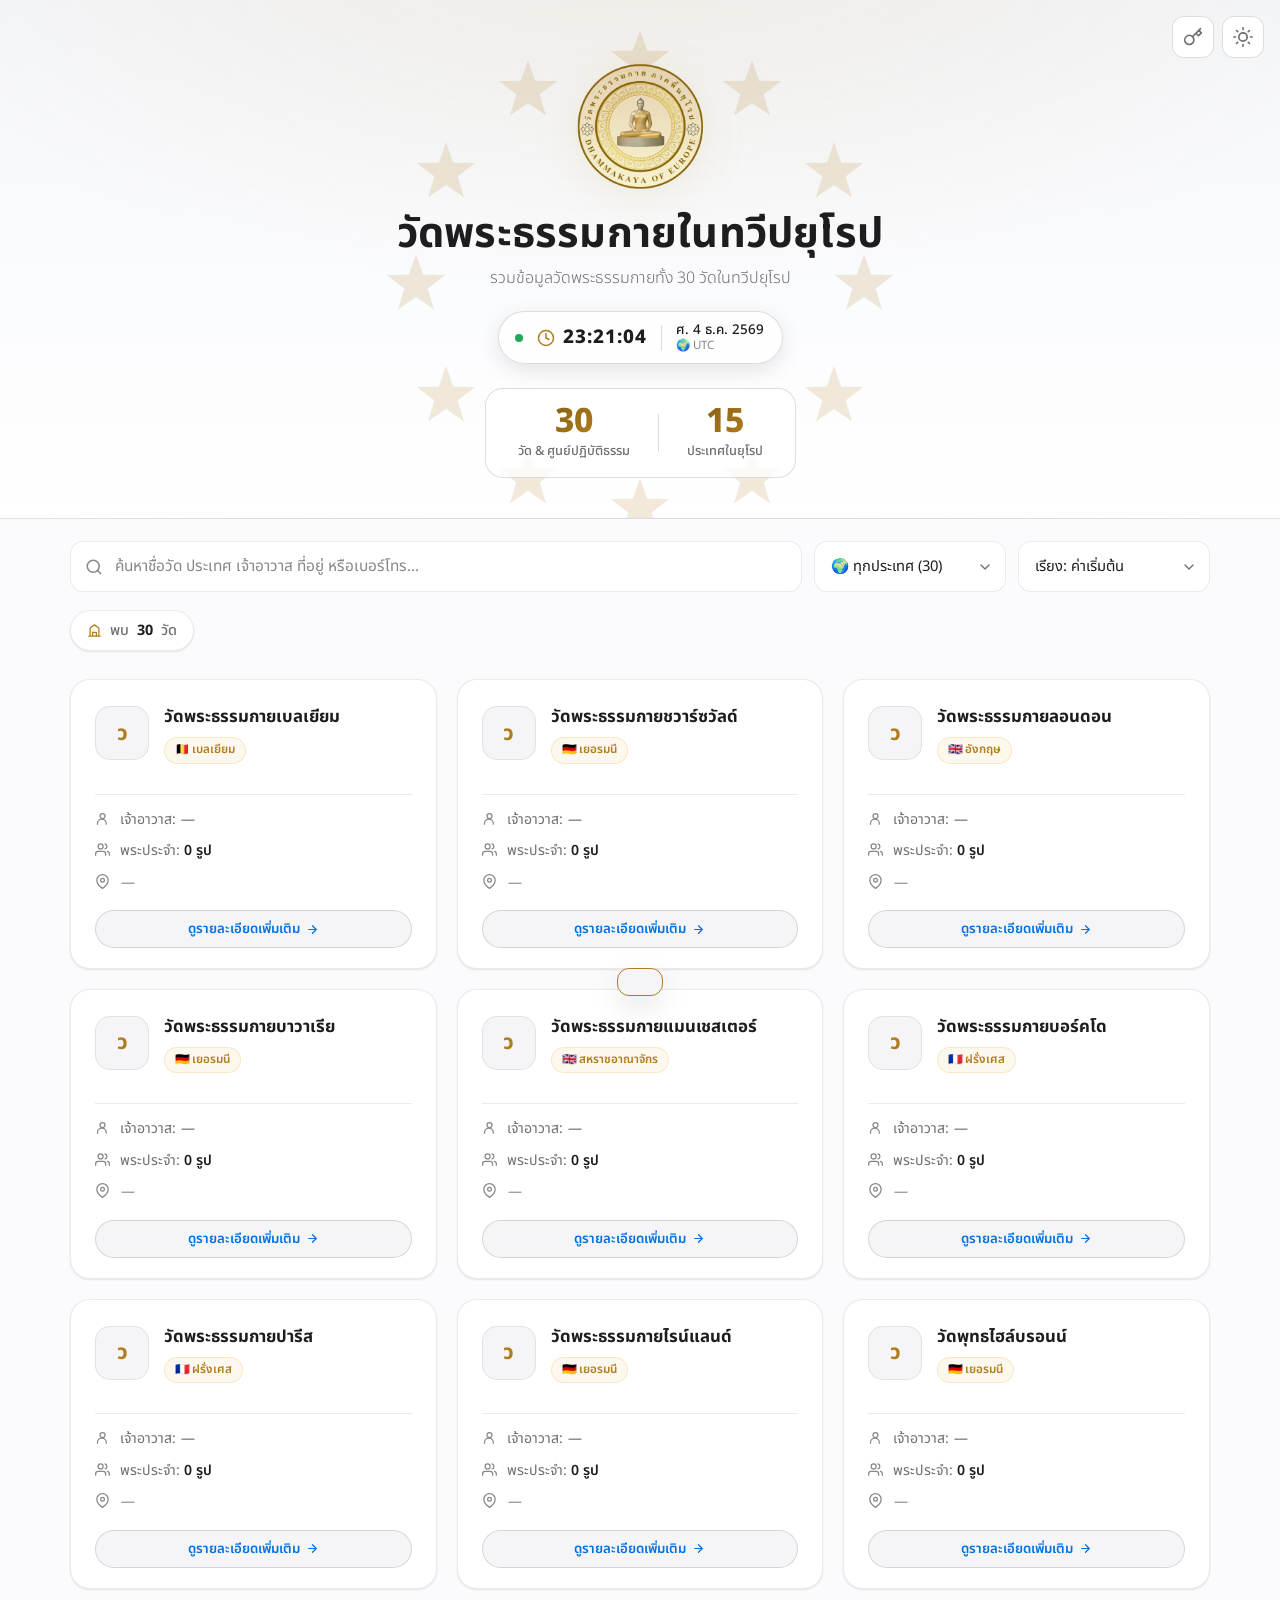
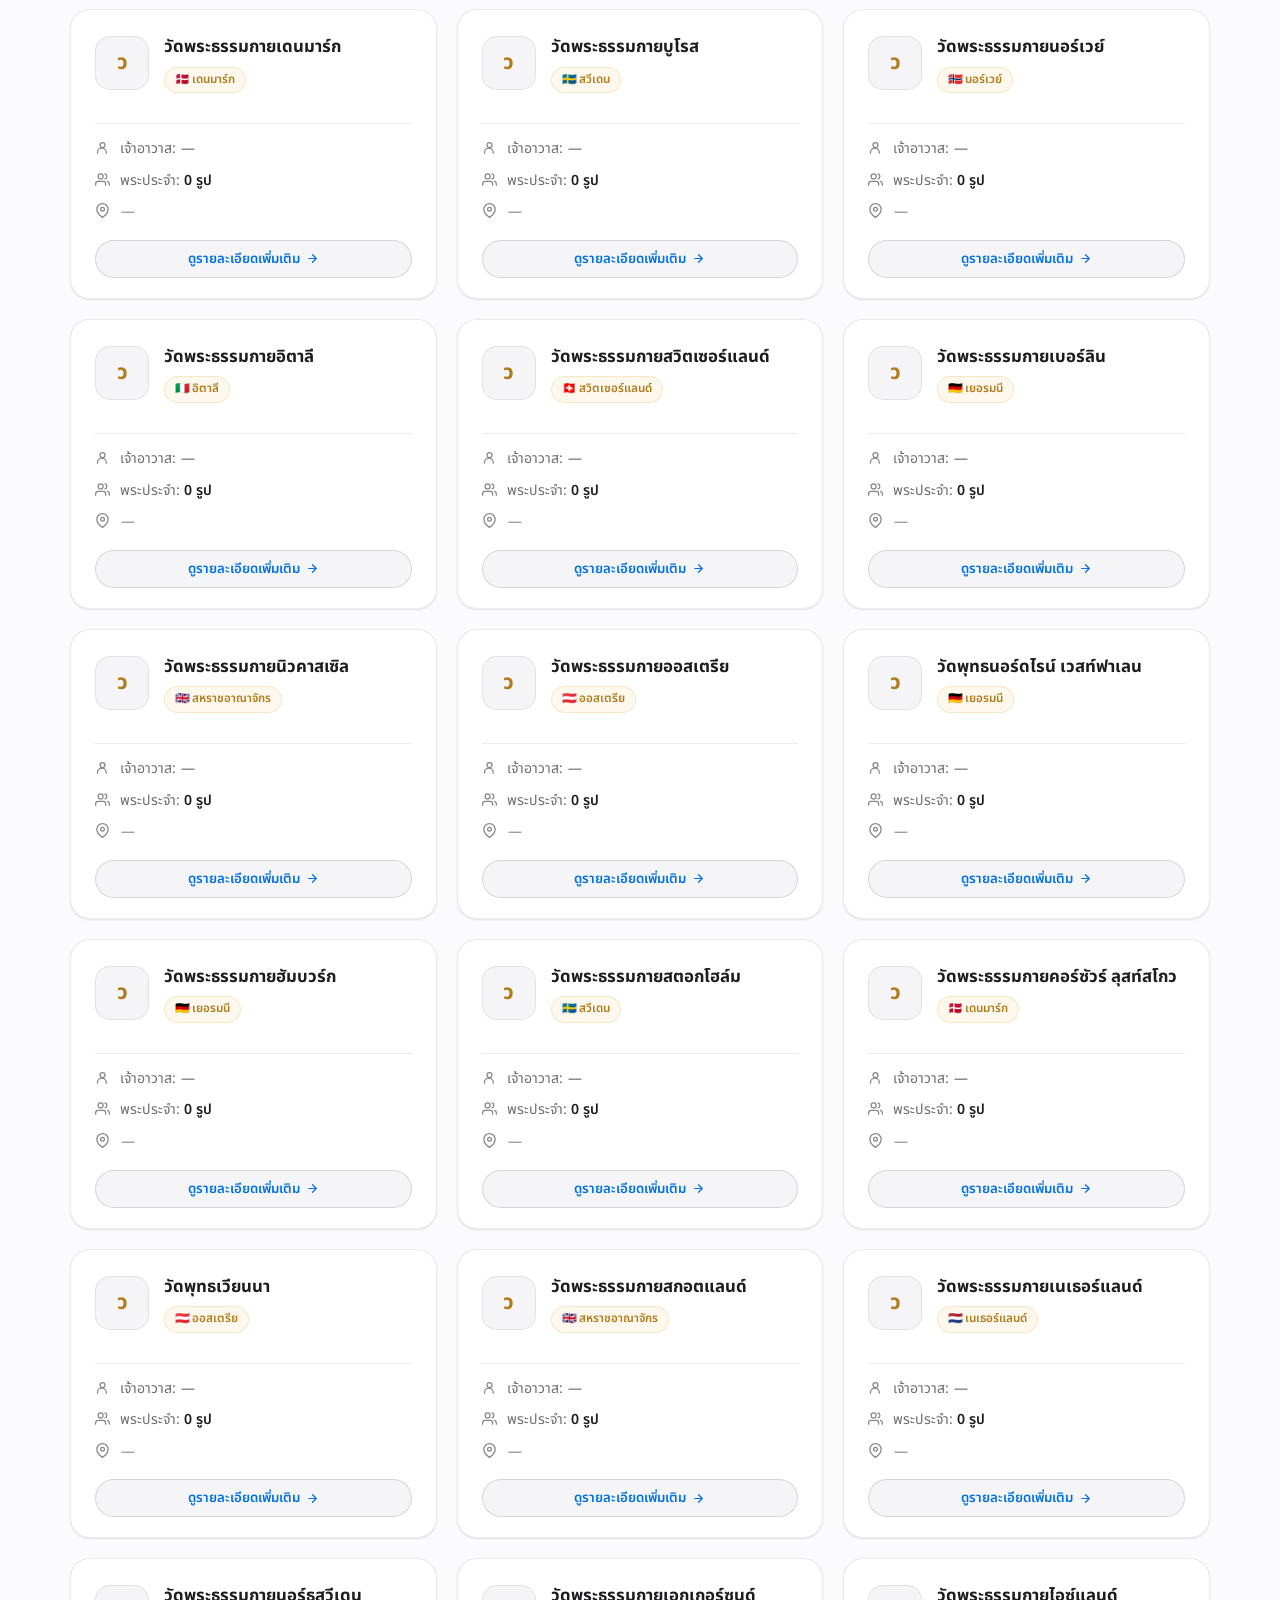
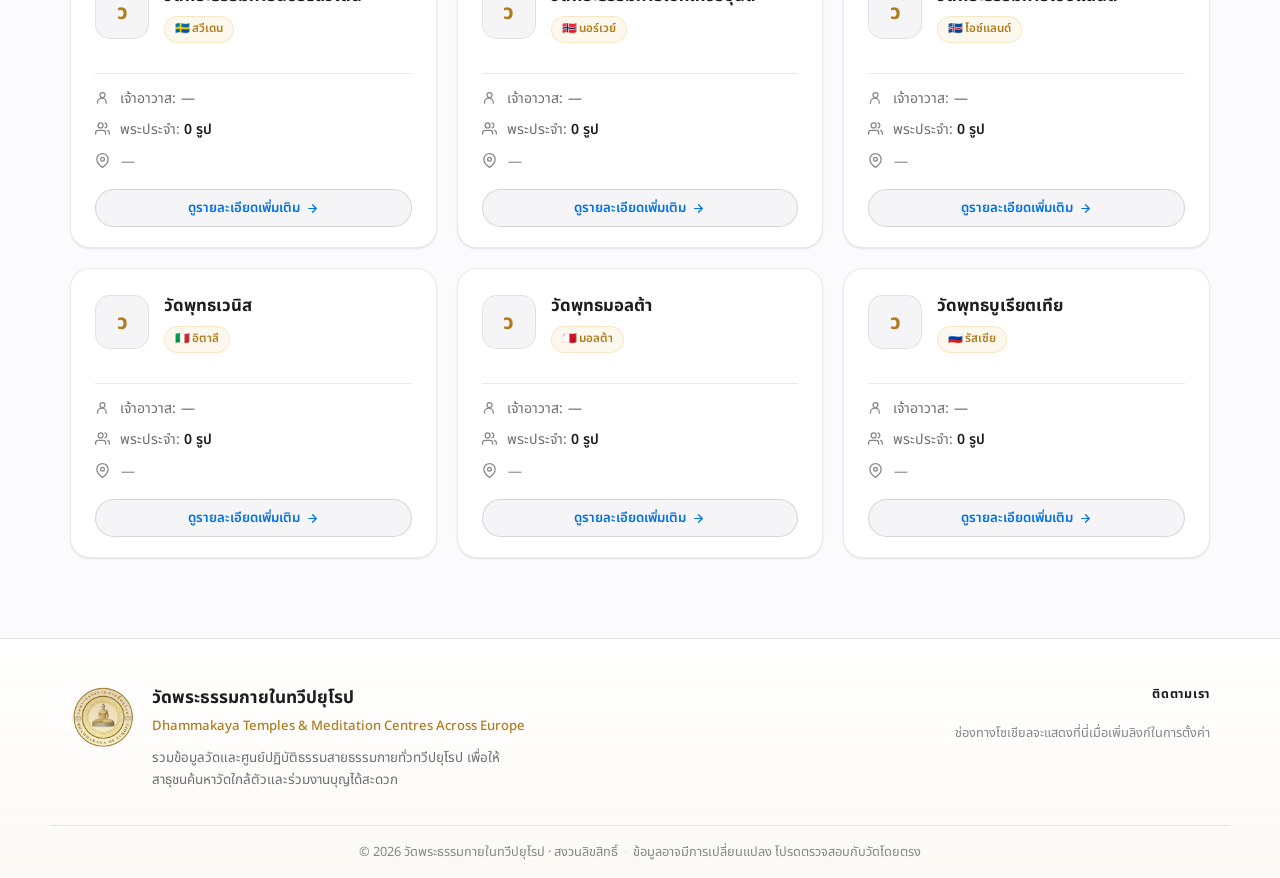
<file: index.html>
<!DOCTYPE html>
<html lang="th" data-theme="light">
<head>
<meta charset="UTF-8">
<meta name="viewport" content="width=device-width, initial-scale=1.0">
<title>วัดพระธรรมกายในทวีปยุโรป</title>
<link rel="icon" type="image/png" href="assets/logo.png?v=2">
<link rel="apple-touch-icon" href="assets/logo.png?v=2">
<link rel="preconnect" href="https://fonts.googleapis.com">
<link rel="preconnect" href="https://fonts.gstatic.com" crossorigin>
<link href="https://fonts.googleapis.com/css2?family=Noto+Sans+Thai:wght@300;400;500;600;700&display=swap" rel="stylesheet">
<link rel="stylesheet" href="styles.css?v=12">
</head>
<body>

<!-- ปุ่มเครื่องมือมุมขวาบน -->
<div class="toolbar">
  <button class="tool-btn" id="adminBtn" title="หลังบ้านแอดมิน" aria-label="หลังบ้านแอดมิน">
    <svg viewBox="0 0 24 24" fill="none" stroke="currentColor" stroke-width="2" stroke-linecap="round" stroke-linejoin="round"><path d="M21 2l-2 2m-7.61 7.61a5.5 5.5 0 1 1-7.778 7.778 5.5 5.5 0 0 1 7.777-7.777zm0 0L15.5 7.5m0 0l3 3L22 7l-3-3m-3.5 3.5L19 4"/></svg>
  </button>
  <button class="tool-btn" id="themeBtn" title="สลับโหมดมืด/สว่าง" aria-label="สลับโหมด">
    <svg id="iconMoon" viewBox="0 0 24 24" fill="none" stroke="currentColor" stroke-width="2" stroke-linecap="round" stroke-linejoin="round"><path d="M21 12.79A9 9 0 1 1 11.21 3 7 7 0 0 0 21 12.79z"/></svg>
    <svg id="iconSun" style="display:none" viewBox="0 0 24 24" fill="none" stroke="currentColor" stroke-width="2" stroke-linecap="round" stroke-linejoin="round"><circle cx="12" cy="12" r="5"/><path d="M12 1v2m0 18v2M4.22 4.22l1.42 1.42m12.72 12.72l1.42 1.42M1 12h2m18 0h2M4.22 19.78l1.42-1.42M18.36 5.64l1.42-1.42"/></svg>
  </button>
</div>

<!-- หัวเว็บ (Hero + ธงชาติยุโรปเป็นพื้นหลัง) -->
<header class="hero">
  <svg class="hero-stars" viewBox="0 0 500 500" aria-hidden="true" preserveAspectRatio="xMidYMid meet">
    <defs>
      <polygon id="euStar" points="0,-24 5.64,-7.77 22.83,-7.42 9.13,2.97 14.11,19.42 0,9.6 -14.11,19.42 -9.13,2.97 -22.83,-7.42 -5.64,-7.77"/>
    </defs>
    <g fill="var(--gold)">
      <use href="#euStar" x="250" y="75"/>
      <use href="#euStar" x="337.5" y="98.45"/>
      <use href="#euStar" x="401.55" y="162.5"/>
      <use href="#euStar" x="425" y="250"/>
      <use href="#euStar" x="401.55" y="337.5"/>
      <use href="#euStar" x="337.5" y="401.55"/>
      <use href="#euStar" x="250" y="425"/>
      <use href="#euStar" x="162.5" y="401.55"/>
      <use href="#euStar" x="98.45" y="337.5"/>
      <use href="#euStar" x="75" y="250"/>
      <use href="#euStar" x="98.45" y="162.5"/>
      <use href="#euStar" x="162.5" y="98.45"/>
    </g>
  </svg>

  <div class="hero-inner">
    <img class="emblem" src="assets/logo.png?v=2" alt="โลโก้วัดพระธรรมกายในทวีปยุโรป (Dhammakaya of Europe)">
    <h1 class="title">วัดพระธรรมกายในทวีปยุโรป</h1>
    <p class="subtitle">รวมข้อมูลวัดพระธรรมกายทั้ง 30 วัดในทวีปยุโรป</p>

    <!-- นาฬิกาเวลาท้องถิ่น -->
    <div class="hero-clock">
      <span class="hc-live" aria-hidden="true"></span>
      <div class="hc-main">
        <svg class="hc-icon" viewBox="0 0 24 24" fill="none" stroke="currentColor" stroke-width="2" stroke-linecap="round" stroke-linejoin="round"><circle cx="12" cy="12" r="10"/><path d="M12 6v6l4 2"/></svg>
        <span class="hc-time" id="clockTime">--:--:--</span>
      </div>
      <span class="hc-div"></span>
      <div class="hc-side">
        <span class="hc-date" id="clockDate"></span>
        <span class="hc-tz" id="clockTz"></span>
      </div>
    </div>

    <!-- สถิติ -->
    <div class="hero-stats">
      <div class="hstat">
        <span class="hstat-num" id="statTemples">0</span>
        <span class="hstat-label">วัด &amp; ศูนย์ปฏิบัติธรรม</span>
      </div>
      <span class="hstat-div"></span>
      <div class="hstat">
        <span class="hstat-num" id="statCountries">0</span>
        <span class="hstat-label">ประเทศในยุโรป</span>
      </div>
    </div>
  </div>
</header>

<!-- ค้นหา -->
<div class="controls">
  <div class="search-wrap">
    <svg viewBox="0 0 24 24" fill="none" stroke="currentColor" stroke-width="2" stroke-linecap="round" stroke-linejoin="round"><circle cx="11" cy="11" r="8"/><path d="M21 21l-4.35-4.35"/></svg>
    <input type="text" class="search" id="search" placeholder="ค้นหาชื่อวัด ประเทศ เจ้าอาวาส ที่อยู่ หรือเบอร์โทร…">
  </div>
  <div class="select-wrap">
    <select class="country-select" id="countrySelect" aria-label="กรองตามประเทศ"></select>
    <svg viewBox="0 0 24 24" fill="none" stroke="currentColor" stroke-width="2" stroke-linecap="round" stroke-linejoin="round"><path d="M6 9l6 6 6-6"/></svg>
  </div>
  <div class="select-wrap">
    <select class="country-select" id="sortSelect" aria-label="เรียงลำดับ">
      <option value="default">เรียง: ค่าเริ่มต้น</option>
      <option value="name">ชื่อวัด (ก–ฮ)</option>
      <option value="country">ตามประเทศ</option>
      <option value="monks">จำนวนพระ (มาก→น้อย)</option>
    </select>
    <svg viewBox="0 0 24 24" fill="none" stroke="currentColor" stroke-width="2" stroke-linecap="round" stroke-linejoin="round"><path d="M6 9l6 6 6-6"/></svg>
  </div>
</div>

<!-- จำนวนผลลัพธ์ -->
<div class="result-bar"><span class="result-count" id="metaLine"></span></div>

<!-- กริดการ์ดวัด -->
<main class="grid" id="grid">
  <div class="loader"><div class="spinner"></div>กำลังโหลดข้อมูลวัด…</div>
</main>

<footer>
  <div class="footer-top">
    <div class="footer-inner">

      <div class="footer-col footer-brand">
        <img class="footer-emblem" src="assets/logo.png?v=2" alt="โลโก้วัดพระธรรมกายในทวีปยุโรป">
        <div>
          <div class="footer-name">วัดพระธรรมกายในทวีปยุโรป</div>
          <div class="footer-tagline">Dhammakaya Temples &amp; Meditation Centres Across Europe</div>
          <p class="footer-desc">รวมข้อมูลวัดและศูนย์ปฏิบัติธรรมสายธรรมกายทั่วทวีปยุโรป เพื่อให้สาธุชนค้นหาวัดใกล้ตัวและร่วมงานบุญได้สะดวก</p>
        </div>
      </div>

      <div class="footer-col">
        <div class="footer-col-title">ติดตามเรา</div>
        <div class="footer-socials" id="footerSocials"></div>
        <p class="footer-note" id="footerSocialNote">ช่องทางโซเชียลจะแสดงที่นี่เมื่อเพิ่มลิงก์ในการตั้งค่า</p>
      </div>

    </div>
  </div>
  <div class="footer-copy">
    <span>© 2026 วัดพระธรรมกายในทวีปยุโรป · สงวนลิขสิทธิ์</span>
    <span class="footer-sep">·</span>
    <span>ข้อมูลอาจมีการเปลี่ยนแปลง โปรดตรวจสอบกับวัดโดยตรง</span>
  </div>
</footer>

<!-- ── โมดัลรายละเอียดวัด ── -->
<div class="overlay" id="detailOverlay">
  <div class="modal" id="detailModal"></div>
</div>

<!-- ── โมดัลล็อกอิน ── -->
<div class="overlay" id="loginOverlay">
  <div class="modal">
    <button class="modal-close" data-close="loginOverlay" aria-label="ปิด">✕</button>
    <div class="modal-pad">
      <h3>เข้าสู่ระบบแอดมิน</h3>
      <p class="hint">ใส่รหัสผ่านเพื่อจัดการข้อมูลวัดและงานบุญ</p>
      <div class="form-field">
        <label for="pwInput">รหัสผ่าน</label>
        <input type="password" id="pwInput" placeholder="••••••••" autocomplete="off">
      </div>
      <div class="form-row">
        <button class="btn" data-close="loginOverlay">ยกเลิก</button>
        <button class="btn primary" id="pwSubmit">เข้าสู่ระบบ</button>
      </div>
    </div>
  </div>
</div>

<!-- ── โมดัลฟอร์มงานบุญ ── -->
<div class="overlay" id="eventOverlay">
  <div class="modal">
    <button class="modal-close" data-close="eventOverlay" aria-label="ปิด">✕</button>
    <div class="modal-pad">
      <h3 id="eventFormTitle">เพิ่มงานบุญ</h3>
      <p class="hint" id="eventFormHint"></p>
      <div class="form-field">
        <label for="evDate">วันที่</label>
        <input type="text" id="evDate" placeholder="เช่น 15 พ.ค. 2569">
      </div>
      <div class="form-field">
        <label for="evTitle">ชื่องานบุญ</label>
        <input type="text" id="evTitle" placeholder="เช่น งานบุญวันวิสาขบูชา">
      </div>
      <div class="form-field">
        <label for="evDesc">รายละเอียด</label>
        <textarea id="evDesc" placeholder="กำหนดการ / สถานที่ / หมายเหตุ"></textarea>
      </div>
      <div class="form-row">
        <button class="btn" data-close="eventOverlay">ยกเลิก</button>
        <button class="btn primary" id="evSave">บันทึก</button>
      </div>
    </div>
  </div>
</div>

<!-- ── หน้าหลังบ้านแอดมิน ── -->
<div class="overlay" id="adminOverlay">
  <div class="admin-panel">

    <!-- Sidebar รายการวัด -->
    <aside class="admin-sidebar">
      <div class="admin-sidebar-head">
        <span class="admin-sidebar-title">จัดการวัด</span>
        <button class="btn sm primary" onclick="newTempleForm()">+ เพิ่ม</button>
      </div>
      <div class="admin-search-wrap">
        <input type="text" class="admin-search" id="adminSearch" placeholder="ค้นหาวัด…" oninput="renderAdminList(this.value)">
      </div>
      <div class="admin-list" id="adminList"></div>
      <div class="admin-sidebar-foot">
        <div class="cloud-status" id="cloudStatus"></div>
        <div class="admin-tool-btns">
          <a class="btn sm primary" href="dashboard.html" target="_blank" rel="noopener">📊 Dashboard &amp; สถิติ</a>
          <a class="btn sm" href="dashboard.html#import" target="_blank" rel="noopener">⇅ นำเข้า / ส่งออก A4</a>
        </div>
        <div class="admin-foot-btns">
          <button class="btn sm" onclick="adminLogout()">ออกจากระบบ</button>
          <button class="btn sm" data-close="adminOverlay">ปิด</button>
        </div>
      </div>
    </aside>

    <!-- ฟอร์มแก้ไข -->
    <div class="admin-main">
      <div class="admin-main-head">
        <span id="adminFormTitle" class="admin-main-title">เลือกวัดจากรายการ</span>
        <div id="adminHeadActions" class="admin-head-actions"></div>
      </div>
      <div class="admin-main-body" id="adminFormBody">
        <div class="admin-placeholder">
          <svg viewBox="0 0 24 24" fill="none" stroke="currentColor" stroke-width="1.5" style="width:48px;height:48px;opacity:.3;margin-bottom:14px"><path d="M3 21h18M5 21V8l7-5 7 5v13M9 21v-6h6v6"/></svg>
          <p>เลือกวัดจากรายการด้านซ้าย<br>หรือกด <strong>+ เพิ่ม</strong> เพื่อเพิ่มวัดใหม่</p>
        </div>
      </div>
    </div>
  </div>
</div>

<div class="toast" id="toast"></div>
<button class="scroll-top" id="scrollTop" title="ขึ้นบนสุด" aria-label="ขึ้นบนสุด">
  <svg viewBox="0 0 24 24" fill="none" stroke="currentColor" stroke-width="2.2" stroke-linecap="round" stroke-linejoin="round"><path d="M12 19V5M5 12l7-7 7 7"/></svg>
</button>

<script src="config.js?v=9"></script>
<script src="data.js?v=9"></script>
<script src="app.js?v=13"></script>
</body>
</html>
</file>
<file: styles.css>
/* ============================================================
   Design tokens
   ============================================================ */
:root{
  --bg:#090D15; --bg-2:#0C111C;
  --surface:#141A27; --surface-2:#1B2333; --surface-3:#222C40;
  --border:rgba(255,255,255,.07); --border-2:rgba(255,255,255,.14);
  --blue:#2D7FF9; --blue-hi:#4D95FF;
  --gold:#EBB94D; --gold-soft:#D4A23B; --gold-bright:#F6D27A;
  --green:#34D399;
  --text:#E7ECF5; --text-dim:#8B94A8; --text-mut:#5A6478;
  --shadow:rgba(0,0,0,.45); --glow:rgba(235,185,77,.14);
  --danger:#EF6B53;
  --hero-1:#102347; --hero-2:#0C111C; --hero-glow:rgba(235,185,77,.12); --hero-stat-bg:rgba(20,26,39,.55);
  --radius:20px;
  --maxw:1180px;
  --font:'Noto Sans Thai',system-ui,-apple-system,sans-serif;
}
[data-theme="light"]{
  /* โทนสว่างสไตล์ Apple — ขาวสะอาด เทาอ่อน ฟ้า Apple */
  --bg:#fbfbfd; --bg-2:#ffffff;
  --surface:#ffffff; --surface-2:#f5f5f7; --surface-3:#e8e8ed;
  --border:rgba(0,0,0,.08); --border-2:rgba(0,0,0,.13);
  --blue:#0071e3; --blue-hi:#0077ed;
  --gold:#b07d1e; --gold-soft:#c89a3a; --gold-bright:#8a6214;
  --green:#1faa59;
  --text:#1d1d1f; --text-dim:#6e6e73; --text-mut:#86868b;
  --shadow:rgba(0,0,0,.10); --glow:rgba(176,125,30,.10);
  --danger:#d8412b;
  --hero-1:#f5f7fb; --hero-2:#ffffff; --hero-glow:rgba(176,125,30,.10); --hero-stat-bg:rgba(255,255,255,.72);
}
*{box-sizing:border-box;margin:0;padding:0}
html{scroll-behavior:smooth}
body{font-family:var(--font);background:var(--bg);color:var(--text);line-height:1.6;min-height:100vh;-webkit-font-smoothing:antialiased;transition:background .35s,color .35s}

/* ── TOOLBAR ── */
.toolbar{position:fixed;top:16px;right:16px;z-index:30;display:flex;gap:8px}
.tool-btn{width:42px;height:42px;border-radius:12px;border:1px solid var(--border-2);background:var(--surface);color:var(--text-dim);cursor:pointer;display:grid;place-items:center;transition:.2s}
.tool-btn:hover{border-color:var(--gold);color:var(--gold);transform:translateY(-1px)}
.tool-btn svg{width:20px;height:20px}
.tool-btn.active{background:var(--gold);color:#0B0F17;border-color:var(--gold)}

/* ── HERO ── */
.hero{
  position:relative;overflow:hidden;text-align:center;
  padding:58px 20px 40px;margin-bottom:8px;
  background:
    radial-gradient(120% 140% at 50% -20%,var(--hero-glow) 0%,transparent 55%),
    linear-gradient(180deg,var(--hero-1) 0%,var(--hero-2) 100%);
  border-bottom:1px solid var(--border);
}
.hero-stars{
  position:absolute;top:50%;left:50%;
  width:min(640px,120vw);height:min(640px,120vw);
  transform:translate(-50%,-46%);
  opacity:.12;pointer-events:none;z-index:0;
}
[data-theme="light"] .hero-stars{opacity:.16}
.hero-inner{position:relative;z-index:1;max-width:var(--maxw);margin:0 auto;display:flex;flex-direction:column;align-items:center}
.emblem{width:clamp(104px,16vw,140px);height:auto;margin:0 0 16px;display:block;filter:drop-shadow(0 8px 22px var(--glow))}
.title{font-weight:700;font-size:clamp(1.7rem,4.4vw,2.6rem);letter-spacing:.2px;line-height:1.2}
.subtitle{color:var(--text-dim);font-size:1rem;margin-top:6px;font-weight:300}

/* นาฬิกาในฮีโร่ — แคปซูลโปร่งแสง */
.hero-clock{
  display:inline-flex;align-items:center;gap:14px;
  margin-top:20px;padding:10px 10px 10px 16px;border-radius:999px;
  background:var(--hero-stat-bg);border:1px solid var(--border-2);
  box-shadow:0 6px 22px var(--shadow);
}
.hc-live{
  width:8px;height:8px;border-radius:50%;background:var(--green);flex-shrink:0;
  box-shadow:0 0 0 0 rgba(52,211,153,.6);animation:livePulse 2s ease-out infinite;
}
@keyframes livePulse{
  0%{box-shadow:0 0 0 0 rgba(52,211,153,.55)}
  70%{box-shadow:0 0 0 9px rgba(52,211,153,0)}
  100%{box-shadow:0 0 0 0 rgba(52,211,153,0)}
}
.hc-main{display:inline-flex;align-items:center;gap:8px}
.hc-icon{width:18px;height:18px;color:var(--gold);flex-shrink:0}
.hc-time{font-weight:800;font-size:1.18rem;color:var(--text);font-variant-numeric:tabular-nums;letter-spacing:1px;line-height:1}
.hc-div{width:1px;height:26px;background:var(--border-2);flex-shrink:0}
.hc-side{display:flex;flex-direction:column;align-items:flex-start;gap:1px;padding-right:8px}
.hc-date{color:var(--text);font-size:.84rem;font-weight:500;line-height:1.2}
.hc-tz{color:var(--text-mut);font-size:.72rem;line-height:1.2}

/* สถิติ */
.hero-stats{
  display:inline-flex;align-items:center;gap:28px;
  margin-top:24px;padding:16px 32px;border-radius:18px;
  background:var(--hero-stat-bg);border:1px solid var(--border-2);
  backdrop-filter:blur(2px);
}
.hstat{display:flex;flex-direction:column;align-items:center;gap:2px}
.hstat-num{
  font-size:2.1rem;font-weight:800;line-height:1;
  background:linear-gradient(135deg,var(--gold-bright),var(--gold));
  -webkit-background-clip:text;background-clip:text;-webkit-text-fill-color:transparent;
  font-variant-numeric:tabular-nums;
}
.hstat-label{font-size:.8rem;color:var(--text-dim);font-weight:500}
.hstat-div{width:1px;height:38px;background:var(--border-2)}

/* ── CONTROLS ── */
.controls{position:relative;z-index:1;max-width:var(--maxw);margin:22px auto 0;padding:0 20px;display:flex;gap:12px;flex-wrap:wrap;align-items:center}
.search-wrap{position:relative;flex:1 1 260px}
.search-wrap>svg{position:absolute;left:15px;top:50%;transform:translateY(-50%);width:18px;height:18px;color:var(--text-mut);pointer-events:none}
.search{width:100%;padding:13px 14px 13px 44px;border-radius:13px;border:1px solid var(--border);background:var(--surface);color:var(--text);font-family:inherit;font-size:.96rem;transition:.2s}
.search::placeholder{color:var(--text-mut)}
.search:focus{outline:none;border-color:var(--blue);box-shadow:0 0 0 3px rgba(45,127,249,.18)}
.select-wrap{position:relative}
.select-wrap>svg{position:absolute;right:13px;top:50%;transform:translateY(-50%);width:16px;height:16px;color:var(--text-dim);pointer-events:none}
.country-select{appearance:none;-webkit-appearance:none;padding:13px 38px 13px 16px;border-radius:13px;border:1px solid var(--border);background:var(--surface);color:var(--text);font-family:inherit;font-size:.92rem;cursor:pointer;min-width:170px;transition:.2s}
.country-select:focus{outline:none;border-color:var(--blue);box-shadow:0 0 0 3px rgba(45,127,249,.18)}

/* ── RESULT BAR ── */
.result-bar{position:relative;z-index:1;max-width:var(--maxw);margin:18px auto 0;padding:0 20px}
.result-count{
  display:inline-flex;align-items:center;gap:8px;
  padding:8px 16px;border-radius:999px;
  background:var(--surface);border:1px solid var(--border);
  color:var(--text-dim);font-size:.9rem;font-weight:500;
  box-shadow:0 1px 2px var(--shadow);
}
.result-count:empty{display:none}
.result-count svg{width:15px;height:15px;color:var(--gold);flex-shrink:0}
.result-count strong{color:var(--text);font-weight:700;font-variant-numeric:tabular-nums}

/* ── CARD GRID ── */
.grid{
  position:relative;z-index:1;max-width:var(--maxw);margin:28px auto 80px;padding:0 20px;
  display:grid;gap:20px;
  grid-template-columns:repeat(auto-fill,minmax(min(320px,100%),1fr));
}

/* ── CARD — มินิมอลสไตล์ Apple ── */
.card{
  background:var(--surface);border:1px solid var(--border);border-radius:var(--radius);
  overflow:hidden;display:flex;flex-direction:column;
  box-shadow:0 1px 2px var(--shadow);
  transition:transform .3s cubic-bezier(.2,.7,.2,1),box-shadow .3s ease,border-color .3s ease;
}
.card:hover{transform:translateY(-6px);box-shadow:0 18px 42px var(--shadow);border-color:var(--border-2)}

.card-inner{padding:26px 24px 20px;display:flex;flex-direction:column;flex:1}

.card-head{display:flex;gap:15px;align-items:flex-start;margin-bottom:16px}

.card-logo{
  width:54px;height:54px;border-radius:15px;flex-shrink:0;overflow:hidden;
  background:var(--surface-2);border:1px solid var(--border);
  display:grid;place-items:center;
  color:var(--gold);font-size:1.3rem;font-weight:700;
}
.card-logo img{width:100%;height:100%;object-fit:cover}

.card-title-wrap{flex:1;min-width:0}
.card-name{font-weight:700;font-size:1.05rem;line-height:1.35;overflow-wrap:break-word;color:var(--text);margin-bottom:7px}
.card-country-badge{
  display:inline-flex;align-items:center;gap:5px;
  padding:3px 10px;border-radius:999px;
  background:rgba(235,185,77,.1);border:1px solid rgba(235,185,77,.25);
  color:var(--gold);font-size:.73rem;font-weight:600;
}

.card-divider{height:1px;background:var(--border);margin:14px 0}

.card-rows{display:flex;flex-direction:column;gap:9px;flex:1;margin-bottom:16px}
.card-row{display:flex;gap:10px;align-items:flex-start;font-size:.88rem;color:var(--text-dim)}
.card-row svg{width:15px;height:15px;flex-shrink:0;margin-top:2px;color:var(--text-mut)}
.card-row strong{color:var(--text);font-weight:600}

.detail-btn{
  width:100%;padding:8px 14px;border-radius:980px;cursor:pointer;border:1px solid var(--border-2);
  background:var(--surface-2);color:var(--blue);font-family:inherit;font-size:.83rem;font-weight:600;
  display:flex;align-items:center;justify-content:center;gap:6px;transition:.2s;margin-top:auto;
}
.detail-btn:hover{background:var(--blue);color:#fff;border-color:var(--blue)}
.detail-btn svg{width:13px;height:13px}

.empty,.loader{text-align:center;padding:60px 20px;color:var(--text-dim);grid-column:1/-1}
.loader{color:var(--gold)}
.spinner{width:32px;height:32px;border:3px solid var(--border-2);border-top-color:var(--gold);border-radius:50%;animation:spin 1s linear infinite;margin:0 auto 14px}
@keyframes spin{to{transform:rotate(360deg)}}

/* ── MODAL ── */
.overlay{position:fixed;inset:0;z-index:50;background:rgba(4,7,14,.74);backdrop-filter:blur(5px);display:none;align-items:flex-start;justify-content:center;padding:24px;overflow-y:auto}
.overlay.open{display:flex;animation:fade .2s ease}
@keyframes fade{from{opacity:0}to{opacity:1}}
.modal{background:var(--bg-2);border:1px solid var(--border-2);border-radius:20px;max-width:680px;width:100%;margin:auto 0;position:relative;box-shadow:0 30px 80px rgba(0,0,0,.5);animation:rise .25s ease}
@keyframes rise{from{transform:translateY(16px);opacity:0}to{transform:none;opacity:1}}
.modal-close{position:absolute;top:15px;right:15px;width:38px;height:38px;border-radius:11px;border:1px solid var(--border-2);background:var(--surface);color:var(--text);cursor:pointer;display:grid;place-items:center;z-index:2;transition:.2s;font-size:1rem}
.modal-close:hover{border-color:var(--danger);color:var(--danger)}
.modal-hero{
  padding:44px 30px 30px;text-align:center;
  border-bottom:1px solid var(--border);border-radius:20px 20px 0 0;
  background:radial-gradient(ellipse at 50% -10%,var(--glow),transparent 65%);
  position:relative;overflow:hidden;
}
.modal-hero::before{
  content:'';position:absolute;inset:0;
  background:linear-gradient(to bottom,rgba(235,185,77,.04) 0%,transparent 100%);
  pointer-events:none;
}
.abbot-photo,.modal-abbot-img{
  width:104px;height:104px;border-radius:50%;margin:0 auto 18px;
  object-fit:cover;border:3px solid rgba(235,185,77,.65);
  background:var(--surface-2);display:grid;place-items:center;color:var(--gold);
  box-shadow:0 0 0 8px rgba(235,185,77,.1),0 12px 36px rgba(0,0,0,.35);
  flex-shrink:0;position:relative;z-index:1;
}
.abbot-photo svg,.modal-abbot-img svg{width:44px;height:44px;opacity:.75}
.modal-temple{font-weight:700;font-size:1.45rem;line-height:1.35;overflow-wrap:break-word;position:relative;z-index:1}
.modal-country{color:var(--gold);font-weight:500;margin-top:6px;position:relative;z-index:1}
.modal-country-badge{
  display:inline-flex;align-items:center;gap:6px;
  padding:5px 14px;border-radius:999px;
  background:rgba(235,185,77,.12);border:1px solid rgba(235,185,77,.28);
  color:var(--gold);font-size:.84rem;font-weight:600;margin-top:10px;
  position:relative;z-index:1;
}
.modal-abbot-label{color:var(--text-dim);font-size:.8rem;margin-top:16px;position:relative;z-index:1;text-transform:uppercase;letter-spacing:.5px;font-weight:500}
.modal-abbot-name{font-size:1.12rem;color:var(--text);font-weight:700;margin-top:4px;position:relative;z-index:1}
.modal-people{display:flex;justify-content:center;flex-wrap:wrap;gap:12px 30px;margin-top:16px;position:relative;z-index:1}
.modal-person{display:flex;flex-direction:column;align-items:center;gap:3px}
.modal-person .modal-abbot-label{margin-top:0}
.modal-person .modal-abbot-name{margin-top:0;font-size:1.04rem}
.info-dash{color:var(--text-mut);font-style:italic}
.modal-body{padding:24px 30px 30px}
.section-title{font-size:1.04rem;color:var(--text);font-weight:600;display:flex;align-items:center;gap:9px;margin:0 0 14px}
.section-title svg{width:18px;height:18px;color:var(--gold)}
.section-title::after{content:"";flex:1;height:1px;background:var(--border)}
.monk-list{display:flex;flex-direction:column;gap:8px;margin-bottom:26px}
.monk-item{display:flex;align-items:center;gap:11px;padding:11px 14px;border-radius:11px;background:var(--surface);border:1px solid var(--border);font-size:.94rem}
.monk-item .dot{width:7px;height:7px;border-radius:50%;background:var(--gold);flex-shrink:0}
.event-head{display:flex;align-items:center;margin-bottom:14px;gap:12px}
.event-head .section-title{margin:0;flex:0;white-space:nowrap}
.event-head .hr{flex:1;height:1px;background:var(--border)}
.event-head .section-title::after{display:none}
.add-event-btn{padding:8px 14px;border-radius:10px;border:none;background:var(--blue);color:#fff;cursor:pointer;font-family:inherit;font-size:.84rem;font-weight:600;display:none;align-items:center;gap:6px;transition:.2s;white-space:nowrap}
.add-event-btn svg{width:14px;height:14px}
.add-event-btn:hover{background:var(--blue-hi)}
body.admin-on .add-event-btn{display:flex}
.timeline{display:flex;flex-direction:column;gap:12px}
.event-card{position:relative;padding:14px 16px 14px 20px;border-radius:12px;background:var(--surface);border:1px solid var(--border)}
.event-card::before{content:"";position:absolute;left:0;top:12px;bottom:12px;width:3px;border-radius:3px;background:var(--gold)}
.event-date{font-size:.8rem;color:var(--gold);font-weight:600}
.event-title{font-weight:600;font-size:1.02rem;margin:2px 0 4px}
.event-desc{font-size:.9rem;color:var(--text-dim)}
.event-actions{display:none;gap:6px;margin-top:10px}
body.admin-on .event-actions{display:flex}
.mini-btn{padding:5px 11px;border-radius:8px;border:1px solid var(--border-2);background:transparent;color:var(--text-dim);cursor:pointer;font-family:inherit;font-size:.8rem;font-weight:500;transition:.15s}
.mini-btn:hover{border-color:var(--blue);color:var(--blue-hi)}
.mini-btn.del:hover{border-color:var(--danger);color:var(--danger)}
.no-events{color:var(--text-dim);font-size:.9rem;text-align:center;padding:18px;font-style:italic}

/* ── FORMS (modal) ── */
.form-field{margin-bottom:14px}
.form-field label{display:block;font-size:.85rem;color:var(--text-dim);margin-bottom:6px;font-weight:500}
.form-field input,.form-field textarea{width:100%;padding:11px 13px;border-radius:11px;border:1px solid var(--border-2);background:var(--surface);color:var(--text);font-family:inherit;font-size:.94rem;transition:.2s}
.form-field input:focus,.form-field textarea:focus{outline:none;border-color:var(--blue);box-shadow:0 0 0 3px rgba(45,127,249,.18)}
.form-field textarea{resize:vertical;min-height:80px}
.form-row{display:flex;gap:14px;justify-content:flex-end;margin-top:20px}
.btn{padding:11px 22px;border-radius:11px;cursor:pointer;font-family:inherit;font-size:.92rem;font-weight:600;border:1px solid var(--border-2);background:transparent;color:var(--text-dim);transition:.2s}
.btn:hover{border-color:var(--text-dim);color:var(--text)}
.btn.primary{background:var(--blue);color:#fff;border-color:var(--blue)}
.btn.primary:hover{background:var(--blue-hi)}
.btn.sm{padding:7px 15px;font-size:.82rem;border-radius:9px}
.btn.danger{border-color:rgba(239,107,83,.4);color:var(--danger)}
.btn.danger:hover{background:var(--danger);color:#fff;border-color:var(--danger)}
.modal-pad{padding:30px}
.modal-pad h3{font-size:1.25rem;margin-bottom:6px;font-weight:600}
.modal-pad p.hint{color:var(--text-dim);font-size:.88rem;margin-bottom:20px}

/* ── ADMIN PANEL ── */
#adminOverlay{padding:16px;align-items:center}
.admin-panel{
  display:flex;width:100%;max-width:960px;
  height:min(88vh,720px);
  margin:auto;background:var(--bg-2);
  border-radius:20px;border:1px solid var(--border-2);
  overflow:hidden;box-shadow:0 40px 100px rgba(0,0,0,.6);
  animation:rise .25s ease;
}
.admin-sidebar{
  width:250px;flex-shrink:0;display:flex;flex-direction:column;
  background:var(--surface);border-right:1px solid var(--border);
}
.admin-sidebar-head{
  padding:16px;display:flex;align-items:center;justify-content:space-between;
  border-bottom:1px solid var(--border);flex-shrink:0;
}
.admin-sidebar-title{font-weight:700;font-size:.95rem}
.admin-search-wrap{padding:10px 12px;border-bottom:1px solid var(--border);flex-shrink:0}
.admin-search{
  width:100%;padding:8px 12px;border-radius:9px;
  border:1px solid var(--border-2);background:var(--surface-2);
  color:var(--text);font-family:inherit;font-size:.87rem;transition:.2s;
}
.admin-search:focus{outline:none;border-color:var(--blue)}
.admin-list{flex:1;overflow-y:auto}
.admin-item{
  padding:12px 16px;cursor:pointer;border-bottom:1px solid var(--border);
  transition:.12s;border-left:3px solid transparent;
}
.admin-item:hover{background:var(--surface-2)}
.admin-item.active{background:rgba(45,127,249,.1);border-left-color:var(--blue)}
.admin-item-name{font-size:.9rem;font-weight:500;overflow:hidden;text-overflow:ellipsis;white-space:nowrap;color:var(--text)}
.admin-item-country{font-size:.76rem;color:var(--text-dim);margin-top:2px}
.admin-sidebar-foot{
  padding:12px;border-top:1px solid var(--border);
  flex-shrink:0;display:flex;flex-direction:column;gap:10px;
}
.admin-foot-btns{display:flex;gap:8px}

/* ── สถานะฐานข้อมูลคลาวด์ ── */
.cloud-status{
  display:flex;flex-wrap:wrap;align-items:center;gap:7px;
  font-size:.76rem;line-height:1.45;color:var(--text-dim);
}
.cloud-status:empty{display:none}
.cloud-status .cs-dot{width:8px;height:8px;border-radius:50%;flex-shrink:0;background:var(--text-mut)}
.cloud-status.ok   .cs-dot{background:var(--green);box-shadow:0 0 0 3px rgba(31,170,89,.18)}
.cloud-status.warn .cs-dot{background:var(--gold)}
.cloud-status.err  .cs-dot{background:var(--danger)}
.cs-sync{
  margin-left:auto;padding:4px 10px;border-radius:8px;
  border:1px solid var(--border-2);background:transparent;color:var(--blue);
  font-family:inherit;font-size:.74rem;font-weight:600;cursor:pointer;transition:.15s;white-space:nowrap;
}
.cs-sync:hover{background:var(--blue);color:#fff;border-color:var(--blue)}
.admin-main{flex:1;display:flex;flex-direction:column;overflow:hidden;min-width:0}
.admin-main-head{
  padding:14px 20px;border-bottom:1px solid var(--border);
  display:flex;align-items:center;justify-content:space-between;
  flex-shrink:0;gap:12px;
}
.admin-main-title{font-weight:600;font-size:.98rem;color:var(--text);overflow:hidden;text-overflow:ellipsis;white-space:nowrap}
.admin-head-actions{display:flex;gap:8px;flex-shrink:0}
.admin-main-body{flex:1;overflow-y:auto;padding:22px}
.admin-placeholder{
  height:100%;display:flex;flex-direction:column;align-items:center;
  justify-content:center;color:var(--text-dim);text-align:center;line-height:1.8;
}
.admin-form-grid{display:grid;grid-template-columns:1fr 1fr;gap:14px}
.admin-form-grid .span-2{grid-column:1/-1}
.admin-form-grid .form-field{margin-bottom:0}
.admin-form-grid .form-field input,
.admin-form-grid .form-field textarea{font-size:.9rem;padding:10px 12px}
.admin-form-foot{
  display:flex;align-items:center;justify-content:space-between;
  padding-top:20px;margin-top:8px;border-top:1px solid var(--border);
}

/* ── MODAL INFO GRID ── */
.modal-info-grid{display:flex;flex-direction:column;gap:10px;margin-bottom:20px}
.modal-info-card{
  display:flex;gap:14px;align-items:flex-start;
  padding:14px 16px;border-radius:14px;
  background:var(--surface);border:1px solid var(--border);
}
.modal-info-card svg{width:18px;height:18px;flex-shrink:0;margin-top:2px;color:var(--gold)}
.info-label{font-size:.74rem;color:var(--text-dim);display:block;margin-bottom:3px;font-weight:500;text-transform:uppercase;letter-spacing:.4px}
.info-val{font-size:.93rem;color:var(--text);font-weight:500;display:block;line-height:1.5;word-break:break-word}
.modal-info-card a{color:var(--blue-hi);text-decoration:none;font-size:.93rem}
.modal-info-card a:hover{text-decoration:underline}

/* ── SOCIAL LINKS ── */
.modal-socials{display:flex;gap:9px;flex-wrap:wrap;margin-bottom:22px}
.social-btn{
  display:inline-flex;align-items:center;gap:8px;
  padding:9px 16px;border-radius:10px;text-decoration:none;
  border:1px solid var(--border-2);background:var(--surface-2);
  color:var(--text-dim);font-family:inherit;font-size:.84rem;font-weight:600;transition:.2s;
}
.social-btn svg{width:16px;height:16px;flex-shrink:0}
.social-btn:hover{transform:translateY(-2px);box-shadow:0 4px 14px rgba(0,0,0,.15);color:var(--text)}
.social-fb:hover{background:rgba(24,119,242,.12);border-color:rgba(24,119,242,.4);color:#2563EB}
.social-line:hover{background:rgba(0,195,0,.10);border-color:rgba(0,195,0,.4);color:#16a34a}
.social-yt:hover{background:rgba(220,38,38,.10);border-color:rgba(220,38,38,.4);color:#dc2626}
.social-ig:hover{background:rgba(219,39,119,.10);border-color:rgba(219,39,119,.4);color:#db2777}
.social-web:hover{background:rgba(45,127,249,.10);border-color:rgba(45,127,249,.4);color:var(--blue)}

/* ── MAP BUTTON ── */
.map-btn{
  display:flex;align-items:center;justify-content:center;gap:12px;
  width:100%;padding:16px 24px;border-radius:14px;border:none;
  background:var(--green);color:#0B1A12;
  font-family:inherit;font-size:1rem;font-weight:700;
  text-decoration:none;letter-spacing:.2px;transition:.2s;margin-bottom:24px;cursor:pointer;
}
.map-btn:hover{filter:brightness(1.08);box-shadow:0 8px 24px rgba(52,211,153,.35);transform:translateY(-2px)}
.map-btn-icon{width:22px;height:22px;flex-shrink:0}
.map-btn-arrow{width:18px;height:18px;flex-shrink:0;margin-left:auto}

/* ── FOOTER ── */
footer{
  background:
    linear-gradient(180deg,transparent,var(--hero-glow) 220%),
    var(--surface);
  border-top:1px solid var(--border);margin-top:56px;
}
.footer-top{max-width:var(--maxw);margin:0 auto;padding:46px 20px 34px}
.footer-inner{
  display:grid;grid-template-columns:1fr auto;gap:48px;align-items:start;
}
.footer-inner .footer-col:last-child{justify-self:end;text-align:right}
.footer-inner .footer-col:last-child .footer-socials{justify-content:flex-end}
.footer-col{min-width:0}
.footer-brand{display:flex;gap:16px;align-items:flex-start}
.footer-emblem{width:66px;height:auto;flex-shrink:0}
.footer-name{font-weight:700;font-size:1.08rem;color:var(--text);margin-bottom:4px}
.footer-tagline{font-size:.82rem;color:var(--gold);line-height:1.5;font-weight:500}
.footer-desc{font-size:.84rem;color:var(--text-dim);line-height:1.65;margin-top:10px;max-width:380px}
.footer-col-title{font-size:.78rem;color:var(--text);font-weight:700;text-transform:uppercase;letter-spacing:.7px;margin-bottom:14px}
.footer-links{display:flex;flex-direction:column;gap:9px}
.footer-link{
  display:inline-flex;align-items:center;gap:8px;cursor:pointer;
  font-size:.88rem;color:var(--text-dim);transition:.16s;background:none;border:none;
  font-family:inherit;padding:0;text-align:left;width:fit-content;
}
.footer-link:hover{color:var(--gold);transform:translateX(3px)}
.footer-link .fl-count{font-size:.74rem;color:var(--text-mut)}
.footer-socials{display:flex;gap:8px;flex-wrap:wrap}
.footer-social-btn{
  width:42px;height:42px;border-radius:11px;
  display:grid;place-items:center;text-decoration:none;
  border:1px solid var(--border-2);background:var(--surface-2);
  color:var(--text-dim);transition:.2s;
}
.footer-social-btn:hover{border-color:var(--gold);color:var(--gold);transform:translateY(-2px)}
.footer-social-btn svg{width:19px;height:19px}
.footer-note{font-size:.8rem;color:var(--text-mut);line-height:1.6;margin-top:4px}
.footer-copy{
  max-width:var(--maxw);margin:0 auto;padding:16px 20px;
  border-top:1px solid var(--border);
  display:flex;align-items:center;justify-content:center;flex-wrap:wrap;gap:6px;
  font-size:.8rem;color:var(--text-mut);text-align:center;
}
.footer-sep{color:var(--border-2)}

/* ── ADMIN LOGIN ANIMATION ── */
@keyframes adminRingPulse{
  0%  {box-shadow:0 0 0 0 rgba(235,185,77,.85)}
  60% {box-shadow:0 0 0 16px rgba(235,185,77,0)}
  100%{box-shadow:0 0 0 0 rgba(235,185,77,0)}
}
.login-anim{animation:adminRingPulse .7s ease!important}

@keyframes shake{
  0%,100%{transform:translateX(0)}
  20%{transform:translateX(-7px)}
  40%{transform:translateX(7px)}
  60%{transform:translateX(-5px)}
  80%{transform:translateX(4px)}
}
.shake{animation:shake .4s ease;border-color:var(--danger)!important}

/* ── SCROLL-TOP ── */
.scroll-top{position:fixed;bottom:24px;right:24px;z-index:40;width:48px;height:48px;border-radius:50%;border:2px solid var(--gold);background:var(--bg-2);color:var(--gold);cursor:pointer;display:grid;place-items:center;opacity:0;pointer-events:none;transform:translateY(10px);transition:.25s}
.scroll-top.show{opacity:1;pointer-events:auto;transform:none}
.scroll-top:hover{background:var(--gold);color:#0B0F17}
.scroll-top svg{width:20px;height:20px}

/* ── TOAST & FOOTER ── */
.toast{position:fixed;bottom:24px;left:50%;transform:translateX(-50%) translateY(120px);background:var(--surface-2);border:1px solid var(--gold);color:var(--text);padding:13px 22px;border-radius:12px;z-index:100;box-shadow:0 10px 30px var(--shadow);font-size:.92rem;font-weight:500;transition:transform .35s cubic-bezier(.2,.8,.2,1);max-width:90vw}
.toast.show{transform:translateX(-50%) translateY(0)}
.toast.err{border-color:var(--danger);color:var(--danger)}

/* ── RESPONSIVE ── */
@media(min-width:1600px){:root{--maxw:1440px}}
@media(min-width:2100px){:root{--maxw:1680px}}

@media(max-width:768px){
  .hero{padding:46px 16px 32px}
  .controls,.grid,.result-bar{padding-left:16px;padding-right:16px}
  .modal-hero{padding:28px 20px 22px}
  .modal-body,.modal-pad{padding-left:20px;padding-right:20px}
  .admin-panel{flex-direction:column;height:94vh}
  .admin-sidebar{width:100%;flex:0 0 auto;max-height:none;border-right:none;border-bottom:1px solid var(--border)}
  .admin-list{max-height:30vh;min-height:130px}
  .admin-main{flex:1 1 auto;min-height:0}
  .admin-form-grid{grid-template-columns:1fr}
  .admin-form-grid .span-2{grid-column:1}

  /* ── FOOTER จัดกึ่งกลางในมือถือ/แทปเล็ต ── */
  .footer-top{padding:38px 20px 30px}
  .footer-inner{grid-template-columns:1fr;gap:30px;justify-items:center;text-align:center}
  .footer-inner .footer-col{align-items:center}
  .footer-inner .footer-col:last-child{justify-self:center;text-align:center}
  .footer-inner .footer-col:last-child .footer-socials{justify-content:center}
  .footer-brand{flex-direction:column;align-items:center;text-align:center;gap:14px}
  .footer-desc{margin-left:auto;margin-right:auto}
  .footer-socials{justify-content:center}
  .footer-copy{padding-bottom:78px}
}

@media(max-width:560px){
  .hero{padding-top:60px}
  .hero-stats{gap:20px;padding:14px 22px}
  .hstat-num{font-size:1.8rem}
  /* ค้นหาเต็มแถว แล้วดรอปดาวน์สองอันแชร์แถวถัดไป */
  .controls{gap:10px}
  .search-wrap{flex:1 0 100%;width:100%}
  .select-wrap{flex:1 1 0;min-width:0}
  .country-select{width:100%;min-width:0}
  .footer-inner{grid-template-columns:1fr;gap:26px;justify-items:center;text-align:center}
  .footer-inner .footer-col:last-child{justify-self:center;text-align:center}
  .footer-inner .footer-col:last-child .footer-socials{justify-content:center}
  .toolbar{top:12px;right:12px}
  .form-row{flex-direction:column-reverse}
  .form-row .btn{width:100%}
  .abbot-photo,.modal-abbot-img{width:88px;height:88px}
  .modal-temple{font-size:1.2rem}
  .modal-socials{gap:7px}
  .social-btn{padding:8px 12px;font-size:.8rem}
  .map-btn{padding:15px 18px;font-size:.94rem}
  .scroll-top{bottom:16px;right:16px;width:44px;height:44px}
  .admin-form-foot{flex-direction:column-reverse;gap:10px}
  .admin-form-foot .btn{width:100%}
}

@media(max-width:360px){
  .card-inner{padding:16px}
  .card-logo{width:44px;height:44px}
}

@media(prefers-reduced-motion:reduce){*{animation:none!important;transition:none!important}}

/* ============================================================
   เพิ่มเติม: ลิงก์การ์ด, อายุวัด, ปุ่มประวัติ, อัปโหลดรูป
   ============================================================ */

/* ── แก้ลิงก์ที่อยู่บนการ์ดให้อ่านชัดในโหมดมืด ── */
.card-row a{color:var(--blue-hi);text-decoration:none;font-weight:600}
.card-row a:hover{text-decoration:underline}

/* ── ป้ายอายุวัด (ใต้ชื่อในโมดัลรายละเอียด) ── */
.modal-age{
  display:inline-flex;align-items:center;gap:7px;
  margin-top:12px;padding:6px 14px;border-radius:999px;
  background:rgba(52,211,153,.12);border:1px solid rgba(52,211,153,.30);
  color:var(--green);font-size:.85rem;font-weight:600;
  position:relative;z-index:1;
}
.modal-age svg{width:15px;height:15px;flex-shrink:0}
.modal-age strong{color:var(--green);font-weight:800}

/* ── ปุ่ม "ประวัติและภาพวัด" ── */
.profile-btn{
  display:flex;align-items:center;justify-content:center;gap:12px;
  width:100%;padding:15px 24px;border-radius:14px;border:1px solid var(--border-2);
  background:var(--surface-2);color:var(--text);
  font-family:inherit;font-size:.98rem;font-weight:700;letter-spacing:.2px;
  text-decoration:none;transition:.2s;margin-bottom:14px;cursor:pointer;
}
.profile-btn:hover{border-color:var(--gold);color:var(--gold);transform:translateY(-2px);box-shadow:0 8px 22px var(--shadow)}
.profile-btn-icon{width:20px;height:20px;flex-shrink:0;color:var(--gold)}
.profile-btn-arrow{width:17px;height:17px;flex-shrink:0;margin-left:auto}

/* ── ดรอปดาวน์ วัน/เดือน/ปี (วันที่สร้างวัด) ── */
.date-selects{display:flex;gap:10px}
.date-sel{
  flex:1;min-width:0;
  padding:11px 12px;border-radius:11px;border:1px solid var(--border-2);
  background:var(--surface);color:var(--text);font-family:inherit;font-size:.92rem;cursor:pointer;transition:.2s;
}
.date-sel:focus{outline:none;border-color:var(--blue);box-shadow:0 0 0 3px rgba(45,127,249,.18)}

/* ── ฟอร์มอัปโหลดรูป (โลโก/เจ้าอาวาส) ── */
.upload-field{display:flex;gap:8px;align-items:stretch}
.upload-field input{flex:1;min-width:0}
.upload-mini{
  display:inline-flex;align-items:center;gap:6px;white-space:nowrap;cursor:pointer;
  flex-shrink:0;padding:0 14px;
}
.upload-mini svg{width:15px;height:15px}

/* ── ตัวจัดการแกลเลอรีรูป ── */
.gallery-editor{
  border:1px dashed var(--border-2);border-radius:12px;padding:12px;background:var(--surface)
}
.gallery-grid{display:flex;flex-wrap:wrap;gap:10px;margin-bottom:12px}
.gallery-empty{color:var(--text-mut);font-size:.85rem;font-style:italic;padding:8px 2px}
.gallery-thumb{position:relative;width:84px;height:84px;border-radius:10px;overflow:hidden;border:1px solid var(--border-2);background:var(--surface-2)}
.gallery-thumb img{width:100%;height:100%;object-fit:cover;display:block}
.gallery-del{
  position:absolute;top:3px;right:3px;width:22px;height:22px;border-radius:7px;
  border:none;background:rgba(0,0,0,.62);color:#fff;cursor:pointer;font-size:.8rem;
  display:grid;place-items:center;line-height:1;transition:.15s;
}
.gallery-del:hover{background:var(--danger)}
.gallery-actions{display:flex;flex-wrap:wrap;gap:8px;align-items:center}
.gallery-url-input{
  flex:1;min-width:160px;padding:9px 12px;border-radius:9px;
  border:1px solid var(--border-2);background:var(--surface-2);color:var(--text);
  font-family:inherit;font-size:.86rem;
}
.gallery-url-input:focus{outline:none;border-color:var(--blue)}

/* ── ปุ่มเครื่องมือในหลังบ้าน (Dashboard/นำเข้า) ── */
.admin-tool-btns{display:flex;flex-direction:column;gap:8px}
.admin-tool-btns .btn{justify-content:center;display:flex;align-items:center;gap:6px;text-decoration:none}

/* ============================================================
   หน้าประวัติวัด (temple.html)
   ============================================================ */
.tpage{max-width:980px;margin:0 auto;padding:0 20px 80px}
.tpage-top{
  position:sticky;top:0;z-index:20;
  background:color-mix(in srgb,var(--bg) 86%,transparent);backdrop-filter:blur(10px);
  border-bottom:1px solid var(--border);
}
.tpage-top-inner{max-width:980px;margin:0 auto;padding:12px 20px;display:flex;align-items:center;gap:12px}
.tpage-back{
  display:inline-flex;align-items:center;gap:8px;text-decoration:none;
  color:var(--text-dim);font-weight:600;font-size:.92rem;transition:.2s;
  padding:8px 14px;border-radius:10px;border:1px solid var(--border-2);background:var(--surface)
}
.tpage-back:hover{color:var(--gold);border-color:var(--gold)}
.tpage-back svg{width:16px;height:16px}
.tpage-top-spacer{flex:1}

.tpage-hero{
  text-align:center;padding:48px 20px 36px;position:relative;overflow:hidden;
  background:radial-gradient(120% 140% at 50% -20%,var(--hero-glow) 0%,transparent 55%),
             linear-gradient(180deg,var(--hero-1) 0%,var(--hero-2) 100%);
  border-bottom:1px solid var(--border);margin-bottom:36px;
}
.tpage-logo{width:92px;height:92px;border-radius:24px;margin:0 auto 16px;object-fit:cover;border:1px solid var(--border-2);background:var(--surface-2);display:grid;place-items:center;color:var(--gold);font-size:2rem;font-weight:800;box-shadow:0 10px 30px var(--shadow)}
.tpage-name{font-size:clamp(1.5rem,4vw,2.2rem);font-weight:800;line-height:1.25}
.tpage-badges{display:flex;flex-wrap:wrap;gap:10px;justify-content:center;margin-top:14px}
.tpage-badge{display:inline-flex;align-items:center;gap:6px;padding:6px 14px;border-radius:999px;font-size:.85rem;font-weight:600;border:1px solid var(--border-2)}
.tpage-badge.country{background:rgba(235,185,77,.12);border-color:rgba(235,185,77,.3);color:var(--gold)}
.tpage-badge.age{background:rgba(52,211,153,.12);border-color:rgba(52,211,153,.3);color:var(--green)}
.tpage-badge.abbot{background:var(--surface);color:var(--text-dim)}
.tpage-badge svg{width:15px;height:15px}

.tpage-section-title{font-size:1.25rem;font-weight:700;display:flex;align-items:center;gap:10px;margin:0 0 18px}
.tpage-section-title svg{width:22px;height:22px;color:var(--gold)}
.tpage-section{margin-bottom:42px}
.tpage-history{font-size:1.02rem;line-height:1.95;color:var(--text);white-space:pre-wrap;word-break:break-word}
.tpage-empty{color:var(--text-mut);font-style:italic;padding:24px;text-align:center;border:1px dashed var(--border-2);border-radius:14px}

.tpage-gallery{display:grid;grid-template-columns:repeat(auto-fill,minmax(210px,1fr));gap:14px}
.tpage-gimg{aspect-ratio:4/3;border-radius:14px;overflow:hidden;border:1px solid var(--border);background:var(--surface-2);cursor:zoom-in;transition:.25s}
.tpage-gimg:hover{transform:translateY(-4px);box-shadow:0 14px 34px var(--shadow)}
.tpage-gimg img{width:100%;height:100%;object-fit:cover;display:block}

.tpage-map{display:flex;align-items:center;justify-content:center;gap:12px;width:100%;max-width:420px;margin:0 auto;padding:15px 24px;border-radius:14px;background:var(--green);color:#0B1A12;font-weight:700;text-decoration:none;transition:.2s}
.tpage-map:hover{filter:brightness(1.08);transform:translateY(-2px)}
.tpage-map svg{width:20px;height:20px}

/* ── Lightbox ── */
.lightbox{position:fixed;inset:0;z-index:200;background:rgba(0,0,0,.92);display:none;align-items:center;justify-content:center;padding:24px}
.lightbox.open{display:flex}
.lightbox img{max-width:100%;max-height:90vh;border-radius:10px;box-shadow:0 20px 60px rgba(0,0,0,.6)}
.lightbox-close{position:absolute;top:18px;right:18px;width:44px;height:44px;border-radius:12px;border:1px solid rgba(255,255,255,.3);background:rgba(255,255,255,.1);color:#fff;font-size:1.2rem;cursor:pointer}
.lightbox-nav{position:absolute;top:50%;transform:translateY(-50%);width:48px;height:48px;border-radius:50%;border:1px solid rgba(255,255,255,.3);background:rgba(255,255,255,.1);color:#fff;font-size:1.5rem;cursor:pointer;display:grid;place-items:center}
.lightbox-nav.prev{left:18px}
.lightbox-nav.next{right:18px}

/* ============================================================
   หน้า Dashboard / นำเข้า / ส่งออก (dashboard.html)
   ============================================================ */
.dash-wrap{max-width:1180px;margin:0 auto;padding:0 20px 80px}
.dash-top{position:sticky;top:0;z-index:20;background:color-mix(in srgb,var(--bg) 86%,transparent);backdrop-filter:blur(10px);border-bottom:1px solid var(--border)}
.dash-top-inner{max-width:1180px;margin:0 auto;padding:14px 20px;display:flex;align-items:center;gap:14px;flex-wrap:wrap}
.dash-title{font-size:1.2rem;font-weight:800;display:flex;align-items:center;gap:10px}
.dash-title svg{width:24px;height:24px;color:var(--gold)}
.dash-spacer{flex:1}

.dash-tabs{display:flex;gap:8px;flex-wrap:wrap;margin:24px 0 26px}
.dash-tab{padding:10px 18px;border-radius:999px;border:1px solid var(--border-2);background:var(--surface);color:var(--text-dim);font-family:inherit;font-size:.92rem;font-weight:600;cursor:pointer;transition:.2s}
.dash-tab:hover{color:var(--text)}
.dash-tab.active{background:var(--blue);border-color:var(--blue);color:#fff}
.dash-panel{display:none}
.dash-panel.active{display:block;animation:fade .25s ease}

.dash-stat-grid{display:grid;grid-template-columns:repeat(auto-fill,minmax(180px,1fr));gap:16px;margin-bottom:28px}
.dash-stat{background:var(--surface);border:1px solid var(--border);border-radius:16px;padding:20px 22px;box-shadow:0 1px 2px var(--shadow)}
.dash-stat-num{font-size:2.1rem;font-weight:800;line-height:1;background:linear-gradient(135deg,var(--gold-bright),var(--gold));-webkit-background-clip:text;background-clip:text;-webkit-text-fill-color:transparent;font-variant-numeric:tabular-nums}
.dash-stat-label{font-size:.85rem;color:var(--text-dim);margin-top:8px;font-weight:500}

.dash-cards{display:grid;grid-template-columns:1fr 1fr;gap:20px;margin-bottom:24px}
.dash-card{background:var(--surface);border:1px solid var(--border);border-radius:16px;padding:22px;box-shadow:0 1px 2px var(--shadow)}
.dash-card h3{font-size:1.02rem;font-weight:700;margin-bottom:16px;display:flex;align-items:center;gap:8px}
.dash-card h3 svg{width:18px;height:18px;color:var(--gold)}
.dash-card canvas{max-width:100%}

.dash-complete-row{display:flex;align-items:center;gap:12px;margin-bottom:12px;font-size:.9rem}
.dash-complete-row .lbl{width:120px;flex-shrink:0;color:var(--text-dim)}
.dash-bar{flex:1;height:10px;border-radius:6px;background:var(--surface-2);overflow:hidden}
.dash-bar span{display:block;height:100%;border-radius:6px;background:linear-gradient(90deg,var(--gold),var(--gold-bright))}
.dash-complete-row .val{width:64px;text-align:right;color:var(--text);font-weight:700;font-variant-numeric:tabular-nums}

.dash-toolbar{display:flex;gap:10px;flex-wrap:wrap;align-items:center;margin-bottom:22px}
.dash-toolbar .spacer{flex:1}
.export-btn{display:inline-flex;align-items:center;gap:8px;padding:10px 18px;border-radius:11px;border:1px solid var(--border-2);background:var(--surface);color:var(--text);font-family:inherit;font-weight:600;font-size:.9rem;cursor:pointer;transition:.2s}
.export-btn:hover{border-color:var(--gold);color:var(--gold);transform:translateY(-1px)}
.export-btn svg{width:16px;height:16px}
.export-btn.primary{background:var(--blue);border-color:var(--blue);color:#fff}
.export-btn.primary:hover{background:var(--blue-hi);color:#fff}
.export-btn:disabled{opacity:.5;cursor:not-allowed;transform:none}

/* นำเข้า */
.import-box{background:var(--surface);border:1px solid var(--border);border-radius:16px;padding:26px;margin-bottom:22px}
.import-drop{border:2px dashed var(--border-2);border-radius:14px;padding:36px 20px;text-align:center;color:var(--text-dim);transition:.2s;cursor:pointer}
.import-drop:hover,.import-drop.drag{border-color:var(--blue);color:var(--text);background:var(--surface-2)}
.import-drop svg{width:42px;height:42px;opacity:.4;margin-bottom:12px}
.import-preview{margin-top:20px;overflow:auto;max-height:420px;border:1px solid var(--border);border-radius:12px}
.import-table{width:100%;border-collapse:collapse;font-size:.82rem}
.import-table th,.import-table td{padding:8px 10px;border-bottom:1px solid var(--border);text-align:left;white-space:nowrap;max-width:220px;overflow:hidden;text-overflow:ellipsis}
.import-table th{background:var(--surface-2);position:sticky;top:0;font-weight:700;color:var(--text)}
.import-note{font-size:.85rem;color:var(--text-dim);line-height:1.7;margin-top:8px}

/* ส่งออก A4 */
.export-options{display:flex;gap:10px;flex-wrap:wrap;margin-bottom:18px}
.export-radio{display:inline-flex;align-items:center;gap:8px;padding:10px 16px;border-radius:11px;border:1px solid var(--border-2);background:var(--surface);cursor:pointer;font-size:.9rem;font-weight:600;color:var(--text-dim)}
.export-radio input{accent-color:var(--blue)}
.export-radio.sel{border-color:var(--blue);color:var(--text);background:var(--surface-2)}
.export-stage{margin-top:22px;background:var(--surface-2);border:1px solid var(--border);border-radius:12px;padding:20px;max-height:560px;overflow:auto}

/* หน้า A4 (สำหรับ render → ภาพ) */
.a4-page{width:794px;min-height:1123px;background:#fff;color:#111;margin:0 auto 20px;padding:48px 54px;box-shadow:0 6px 24px rgba(0,0,0,.18);font-family:var(--font);position:relative;box-sizing:border-box}
.a4-head{display:flex;align-items:center;gap:16px;border-bottom:3px solid #b07d1e;padding-bottom:18px;margin-bottom:26px}
.a4-head img{width:64px;height:64px;object-fit:contain}
.a4-head .a4-htitle{font-size:1.5rem;font-weight:800;color:#1d1d1f}
.a4-head .a4-hsub{font-size:.9rem;color:#b07d1e;font-weight:600}
.a4-foot{position:absolute;left:54px;right:54px;bottom:30px;border-top:1px solid #ddd;padding-top:10px;font-size:.78rem;color:#888;display:flex;justify-content:space-between}

/* แบบ 1 วัด/หน้า */
.a4-single .a4-logo{width:120px;height:120px;border-radius:20px;object-fit:cover;background:#f2f2f4;display:grid;place-items:center;color:#b07d1e;font-size:2.6rem;font-weight:800;border:1px solid #e5e5ea}
.a4-single .a4-name{font-size:2rem;font-weight:800;color:#1d1d1f;margin-bottom:6px;line-height:1.25}
.a4-single .a4-country{font-size:1.05rem;color:#b07d1e;font-weight:700}
.a4-single .a4-age{display:inline-block;margin-top:10px;padding:5px 14px;border-radius:999px;background:#e9f9f1;color:#1faa59;font-weight:700;font-size:.92rem}
.a4-single .a4-rows{margin-top:30px;display:flex;flex-direction:column;gap:0}
.a4-single .a4-row{display:flex;gap:14px;padding:14px 2px;border-bottom:1px solid #eee;font-size:1.02rem}
.a4-single .a4-row .k{width:150px;flex-shrink:0;color:#86868b;font-weight:600}
.a4-single .a4-row .v{color:#1d1d1f;font-weight:600;word-break:break-word}
.a4-single .a4-photos{display:grid;grid-template-columns:1fr 1fr;gap:12px;margin-top:26px}
.a4-single .a4-photos img{width:100%;height:200px;object-fit:cover;border-radius:12px}

/* แบบสมุดรวม */
.a4-catalog{display:grid;grid-template-columns:1fr 1fr;gap:18px;align-content:start}
.a4-cat-card{border:1px solid #e5e5ea;border-radius:14px;padding:16px 18px;display:flex;gap:14px;min-height:150px}
.a4-cat-card .a4-cat-logo{width:54px;height:54px;border-radius:12px;flex-shrink:0;object-fit:cover;background:#f2f2f4;display:grid;place-items:center;color:#b07d1e;font-weight:800;font-size:1.3rem;border:1px solid #e5e5ea}
.a4-cat-card .a4-cat-name{font-size:1.05rem;font-weight:800;color:#1d1d1f;line-height:1.3}
.a4-cat-card .a4-cat-country{font-size:.85rem;color:#b07d1e;font-weight:700;margin:3px 0 8px}
.a4-cat-card .a4-cat-line{font-size:.84rem;color:#444;margin-top:3px;display:flex;gap:6px}
.a4-cat-card .a4-cat-line b{color:#86868b;font-weight:600;flex-shrink:0}

@media(max-width:760px){
  .dash-cards{grid-template-columns:1fr}
}
</file>
